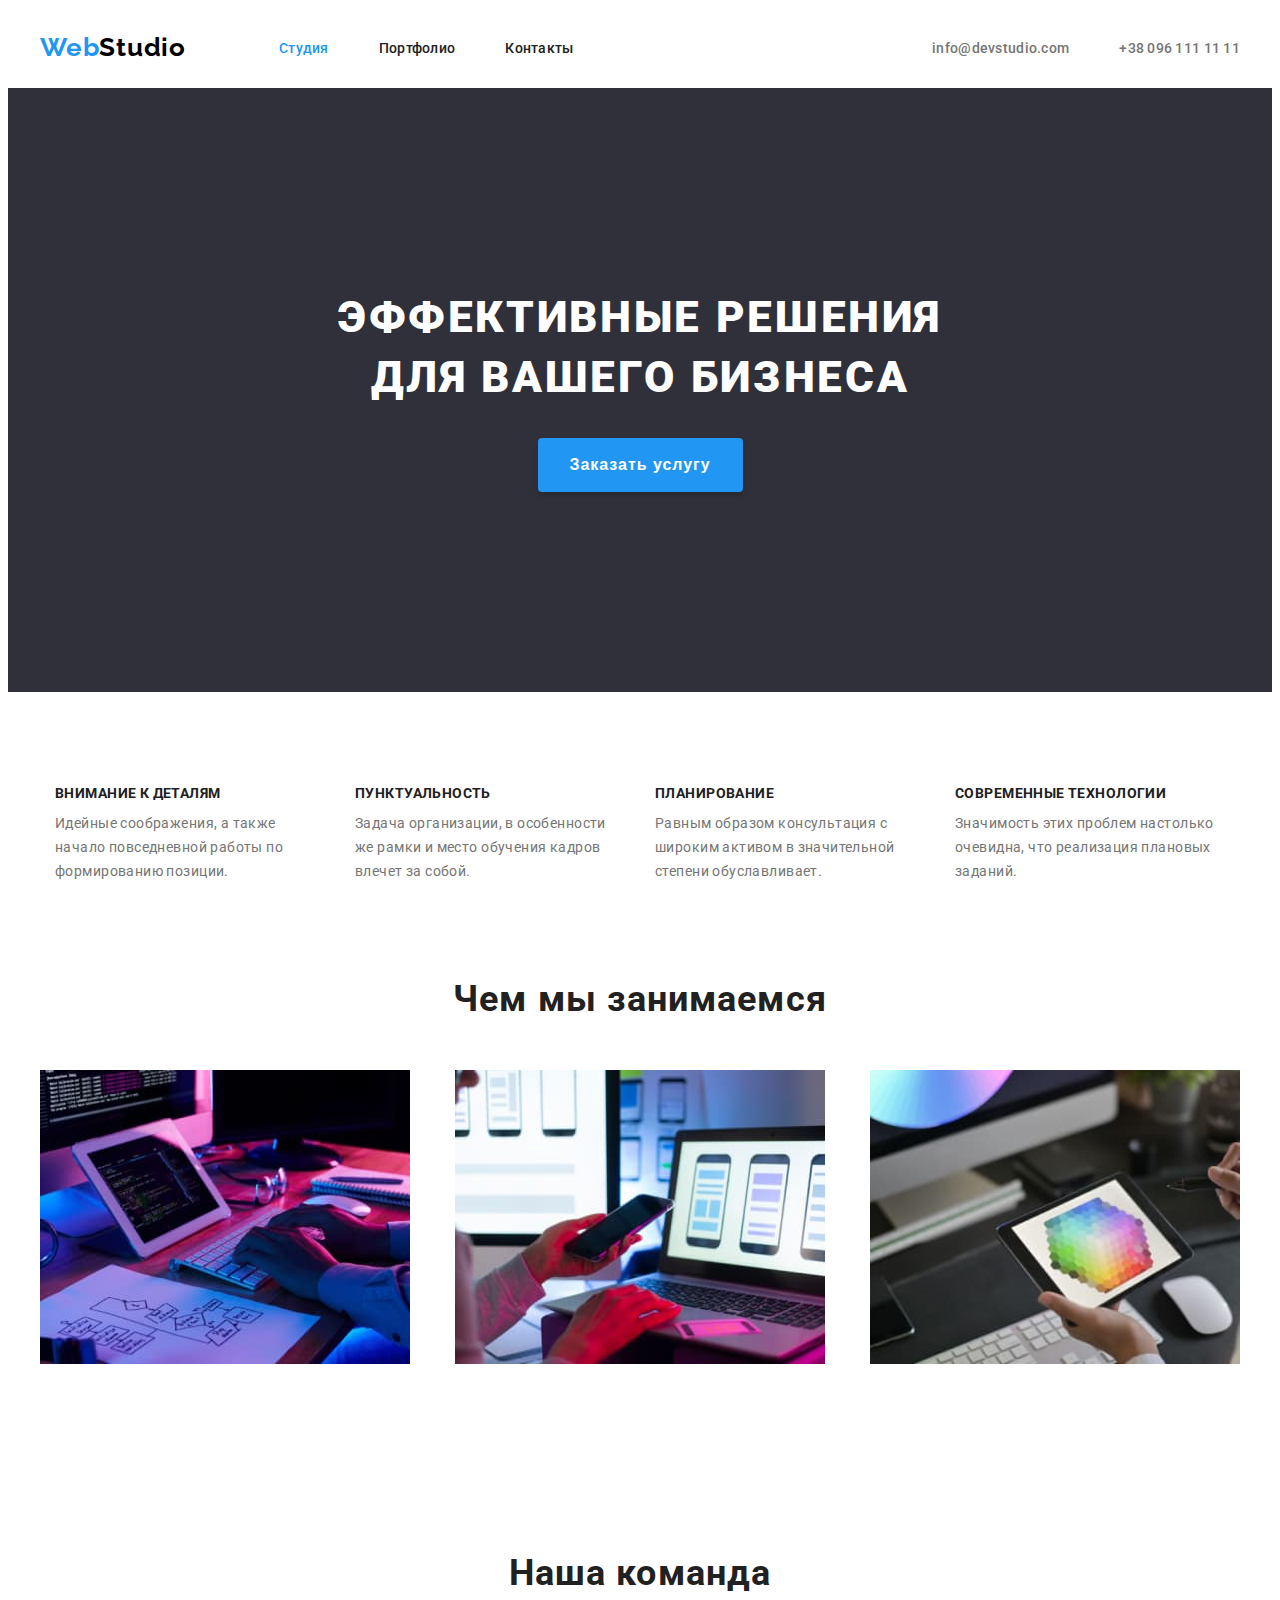
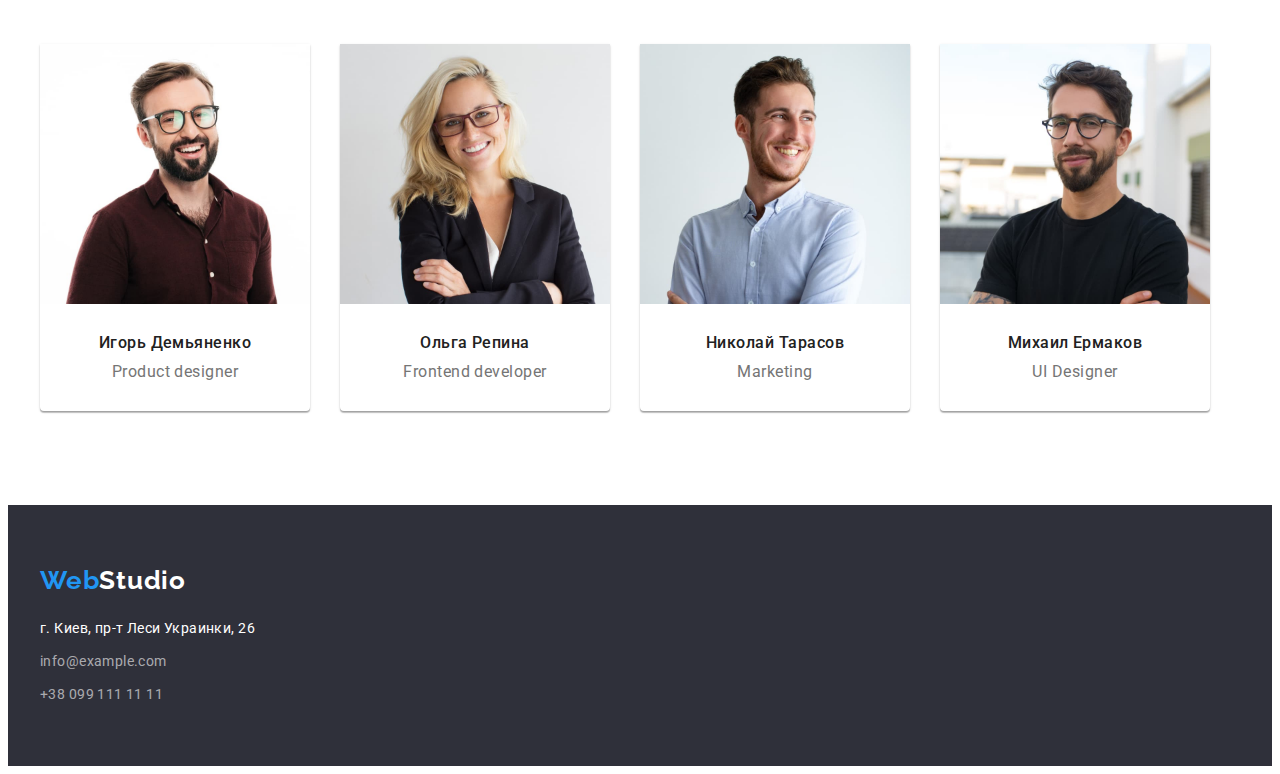
<file: index.html>
<!DOCTYPE html>
<html lang="ru">
<head>
    <meta charset="UTF-8">
    <meta http-equiv="X-UA-Compatible" content="IE=edge">
    <meta name="viewport" content="width=device-width, initial-scale=1.0">
    <title>Homework-1</title>
    <link rel="stylesheet" href="https://cdnjs.cloudflare.com/ajax/libs/modern-normalize/1.0.0/modern-normalize.css"
        integrity="sha512-Zx6MlUMKSVJoQ+83OwhdILe8cSEsCzfqThJd7J/VA2UrK6Ctj85p+xzqfyuNXE5B1k25uUdmJ2OzItbBy9GHAQ=="
        crossorigin="anonymous" />
    <link rel="preconnect" href="https://fonts.gstatic.com">
    <link href="https://fonts.googleapis.com/css2?family=Raleway:wght@700&family=Roboto:wght@400;500;700;900&display=swap"
        rel="stylesheet">
    <link rel="stylesheet" href="./css/styles.css">


</head>
<body>
    
    <!--header-->
    <header class="header">
        <div class=" header-section container">
            <nav class="nav-section">
                <a class="logo link" href="/"><span class="logo-web">Web</span><span class="logo-studio-light">Studio</span></a>
            
                <ul class="nav-list list">
                    <li><a class="nav-list-link link active" href="">Студия</a></li>
                    <li><a class="nav-list-link link" href="./portfolio.html">Портфолио</a></li>
                    <li><a class="nav-list-link link" href="">Контакты</a></li>
                </ul>
            </nav>
            
            <ul class="header-contacts list">
                <li><a class="header-contacts-link link" href="mailto:info@devstudio.com">info@devstudio.com</a></li>
                <li><a class="header-contacts-link link" href="tel:+380961111111">+38 096 111 11 11</a></li>
            </ul>
        </div>
       
    </header>

    <main>
        <!--hero section-->

        <section class="dark-background-container hero-section">

            <div class="container">
                <h1 class="hero-title">эффективные решения для вашего бизнеса</h1>

                <button type="button" class="hero-btn"><span class="hero-btn-text">Заказать услугу</span></button>
            </div>
            
        </section>
        
        <!--our advantages-->

        <section class="our-advantages-section padding-section">
            <div class="container">

                <h2 class="visually-hidden">Преимущества работы с нами</h2>
                
                <ul class="our-advantages-list list container">
                    <li class="our-advantages-list-item">
                        <h3 class="list-advantages-header">ВНИМАНИЕ К ДЕТАЛЯМ</h3>
                        <p class="list-advantages-text">Идейные соображения, а также начало повседневной работы по формированию позиции.
                        </p>
                    </li>
                    <li class="our-advantages-list-item">
                        <h3 class="list-advantages-header">ПУНКТУАЛЬНОСТЬ</h3>
                        <p class="list-advantages-text">Задача организации, в особенности же рамки и место обучения кадров влечет за
                            собой.</p>
                    </li>
                    <li class="our-advantages-list-item">
                        <h3 class="list-advantages-header">ПЛАНИРОВАНИЕ</h3>
                        <p class="list-advantages-text">Равным образом консультация с широким активом в значительной степени
                            обуславливает.</p>
                    </li>
                    <li class="our-advantages-list-item">
                        <h3 class="list-advantages-header">СОВРЕМЕННЫЕ ТЕХНОЛОГИИ</h3>
                        <p class="list-advantages-text">Значимость этих проблем настолько очевидна, что реализация плановых заданий.</p>
                    </li>
                </ul>
            </div>
                
        </section>

        <!--виды нашей деятельности-->
        <section class="our-services">
            <div class="container">
                <h2 class="section-header">Чем мы занимаемся</h2>
                <!--это просто картинки или ссылки на другие страницы сайта с подробным описание вида работ?-->
                <ul class="services-list list">
                    <li class="services-list-item">
                        <img src="./images/services/box-1.jpg" alt="Верстка страниц" width="370" height="294">
                    </li>
                    <li class="services-list-item">
                        <img src="./images/services/box-2.jpg" alt="Адаптация страниц под разные устройства" width="370" height="294">
                    </li>
                    <li class="services-list-item">
                        <img src="./images/services/box-3.jpg" alt="Улучшение опыта использования сайта при помощи стилей" width="370" height="294">
                    </li>
                </ul>
            </div>
        </section>

        <!--сотрудники компании-->
        <section class="padding-section">
            <div class="stuff-container container">
                <h2 class="section-header">Наша команда</h2>
                
                <ul class="stuff-list list">
                    <li class="stuff-list-item">
                        <img src="./images/team/Igor.jpg" alt="Игорь Демьяненко" width="270" height="260">
                        <div class="img-description">
                            <h3 class="stuff-initials img-description-header">Игорь Демьяненко</h3>
                            <p lang="en" class="stuff-position">Product designer</p>
                        </div>
                    </li>
                    <li class="stuff-list-item">
                        <img src="./images/team/Olya.jpg" alt="Ольга Репина" width="270" height="260">
                        <div class="img-description">
                            <h3 class="stuff-initials img-description-header">Ольга Репина</h3>
                            <p lang="en" class="stuff-position">Frontend developer</p>
                        </div>
                        
                    </li>
                    <li class="stuff-list-item">
                        <img src="./images/team/Kolya.jpg" alt="Николай Тарасов" width="270" height="260">
                        <div class="img-description">
                            <h3 class="stuff-initials img-description-header">Николай Тарасов</h3>
                            <p lang="en" class="stuff-position">Marketing</p>
                        </div>
                        
                    </li>
                    <li class="stuff-list-item">
                        <img src="./images/team/Mike.jpg" alt="Михаил Ермаков" width="270" height="260">
                        <div class="img-description">
                            <h3 class="stuff-initials img-description-header">Михаил Ермаков</h3>
                            <p lang="en" class="stuff-position">UI Designer</p>
                        </div>
                        
                    </li>
                </ul>
            </div>
            
        </section>
    </main>

    <!--footer-->
    <footer class="dark-background-container footer-container">

        <div class="footer-content-placing container">
            <address>

                <div class="footer-logo">
                    <a class="logo link" href="/"><span class="logo-web">Web</span><span class="logo-studio-dark">Studio</span></a>
                </div>
                
                <ul class="address list">
                    <li>
                        <a class="adress-link-location link" href="https://goo.gl/maps/zq5mr7NmoWSacKAB8">г. Киев, пр-т Леси Украинки, 26</a>
                    </li>
                    <li>
                        <a class="adress-link link" href="mailto:info@example.com">info@example.com</a>
                    </li>
                    <li>
                        <a class="adress-link link" href="tel:+380991111111">+38 099 111 11 11</a>
                    </li>
                </ul>
            </address>
        </div>

    </footer>
</body>
</html>
</file>
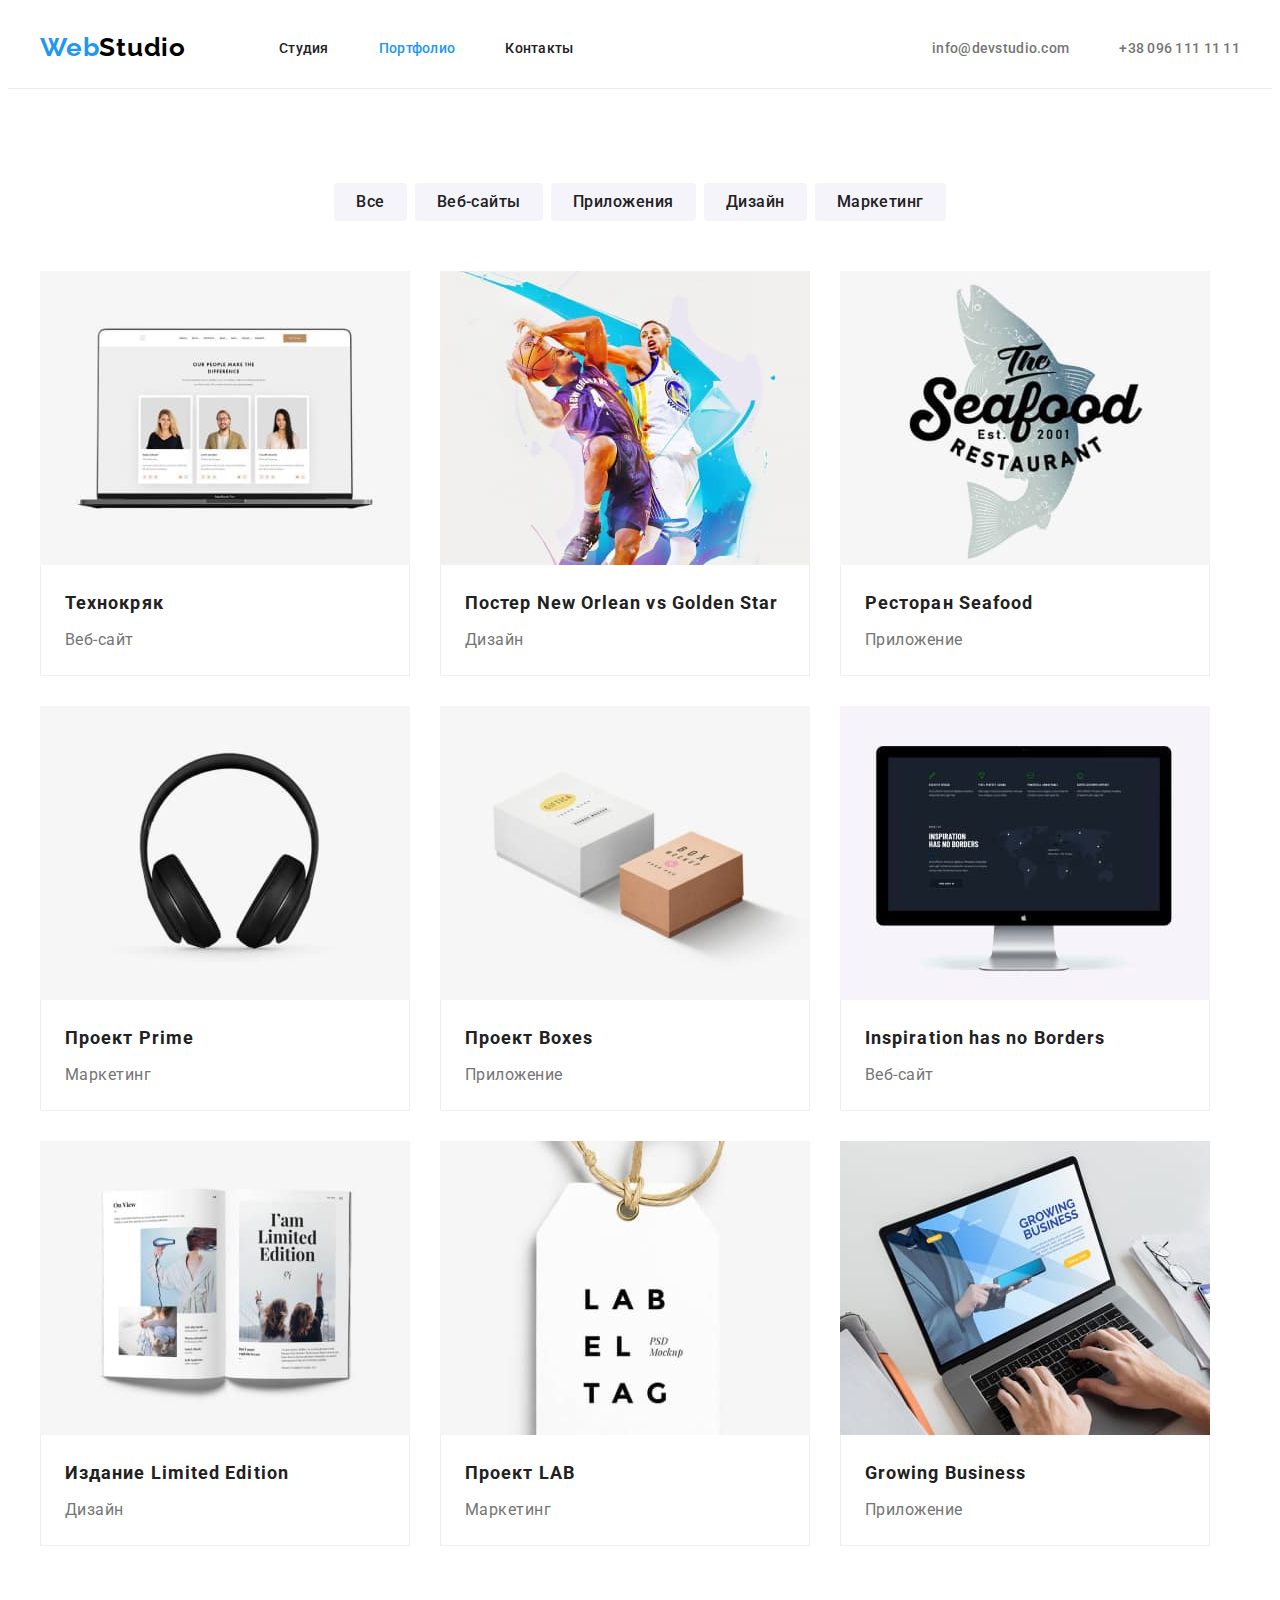
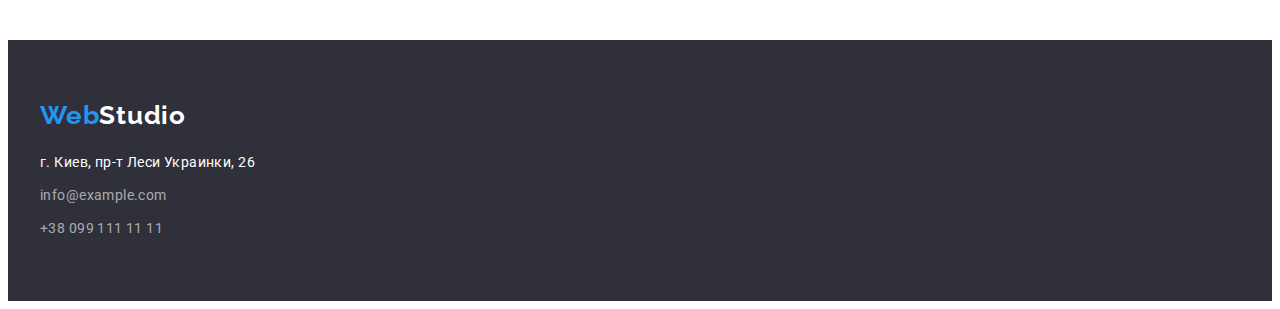
<file: portfolio.html>
<!DOCTYPE html>
<html lang="ru">
<head>
    <meta charset="UTF-8">
    <meta http-equiv="X-UA-Compatible" content="IE=edge">
    <meta name="viewport" content="width=device-width, initial-scale=1.0">
    <title>Document</title>
    <link rel="stylesheet" href="https://cdnjs.cloudflare.com/ajax/libs/modern-normalize/1.0.0/modern-normalize.css"
        integrity="sha512-Zx6MlUMKSVJoQ+83OwhdILe8cSEsCzfqThJd7J/VA2UrK6Ctj85p+xzqfyuNXE5B1k25uUdmJ2OzItbBy9GHAQ=="
        crossorigin="anonymous" />
    <link rel="preconnect" href="https://fonts.gstatic.com">
    <link href="https://fonts.googleapis.com/css2?family=Raleway:wght@700&family=Roboto:wght@400;500;700;900&display=swap"
        rel="stylesheet">
    <link rel="stylesheet" href="./css/styles.css">
</head>
<body>
    <!--header-->
    <header class="header portfolio-header">
        <div class=" header-section container">
            <nav class="nav-section">
                <a class="logo link" href="/"><span class="logo-web">Web</span><span
                        class="logo-studio-light">Studio</span></a>
    
                <ul class="nav-list list">
                    <li><a class="nav-list-link link" href="./index.html">Студия</a></li>
                    <li><a class="nav-list-link link active" href="">Портфолио</a></li>
                    <li><a class="nav-list-link link" href="">Контакты</a></li>
                </ul>
            </nav>
    
            <ul class="header-contacts list">
                <li><a class="header-contacts-link link" href="mailto:info@devstudio.com">info@devstudio.com</a></li>
                <li><a class="header-contacts-link link" href="tel:+380961111111">+38 096 111 11 11</a></li>
            </ul>
        </div>
    
    </header>


    <!--main-->
    <main>
        <section class="padding-section">
            <div class="container">
                <h1 class="visually-hidden">Примеры готовых проектов</h1>
                
                <ul class="radio-btn-list list">
                    <li>
                        <button type="button" class="radio-btn">Все</button>
                    </li>
                    <li>
                        <button type="button" class="radio-btn">Веб-сайты</button>
                    </li>
                    <li>
                        <button type="button" class="radio-btn">Приложения</button>
                    </li>
                    <li>
                        <button type="button" class="radio-btn">Дизайн</button>
                    </li>
                    <li>
                        <button type="button" class="radio-btn">Маркетинг</button>
                    </li>
                </ul>
                
                <h2 hidden>Лучшие проекты</h2>
                
                <ul class="project-list list">
                    <li class="project-list-item">
                        <a class="link" href="">
                            <img src="./images/portfolio/website.jpg" alt="сайт технокряк" width="370" height="294">
                            <div class="project-item-description">
                                <h3 class="project-name">Технокряк</h3>
                                <p class="project-text">Веб-сайт</p>
                            </div>
                        </a>
                    </li>
                
                    <li class="project-list-item">
                        <a class="link" href="">
                            <img src="./images/portfolio/new.jpg" alt="дизайн постера с баскетболистами" width="370" height="294">
                            <div class="project-item-description">
                                <h3 class="project-name">Постер New Orlean vs Golden Star</h3>
                                <p class="project-text">Дизайн</p>
                            </div>
                        </a>
                    </li>
                
                    <li class="project-list-item">
                        <a class="link" href="">
                            <img src="./images/portfolio/seafood.jpg" alt="приложение для ресторана морепродуктов" width="370"
                                height="294">
                            <div class="project-item-description">
                                <h3 class="project-name">Ресторан Seafood</h3>
                                <p class="project-text">Приложение</p>
                            </div>
                        </a>
                    </li>
                
                    <li class="project-list-item">
                        <a class="link" href="">
                            <img src="./images/portfolio/prime.jpg" alt="накладные наушники" width="370" height="294">
                            <div class="project-item-description">
                                <h3 class="project-name">Проект Prime</h3>
                                <p class="project-text">Маркетинг</p>
                            </div>
                        </a>
                    </li>
                
                    <li class="project-list-item">
                        <a class="link" href="">
                            <img src="./images/portfolio/boxes.jpg" alt="логотип две картонные коробки" width="370" height="294">
                            <div class="project-item-description">
                                <h3 class="project-name">Проект Boxes</h3>
                                <p class="project-text">Приложение</p>
                            </div>
                        </a>
                    </li>
                
                    <li class="project-list-item">
                        <a class="link" href="">
                            <img src="./images/portfolio/inspiration.jpg" alt="скриншот страницы сайта" width="370" height="294">
                            <div class="project-item-description">
                                <h3 class="project-name">Inspiration has no Borders</h3>
                                <p class="project-text">Веб-сайт</p>
                            </div>
                        </a>
                    </li>
                
                    <li class="project-list-item">
                        <a class="link" href="">
                            <img src="./images/portfolio/limited.jpg" alt="дизайн оформления книги" width="370" height="294">
                            <div class="project-item-description">
                                <h3 class="project-name">Издание Limited Edition</h3>
                                <p class="project-text">Дизайн</p>
                            </div>
                        </a>
                    </li>
                
                    <li class="project-list-item">
                        <a class="link" href="">
                            <img src="./images/portfolio/lab.jpg" alt="брендированная этикетка" width="370" height="294">
                            <div class="project-item-description">
                                <h3 class="project-name">Проект LAB</h3>
                                <p class="project-text">Маркетинг</p>
                            </div>
                        </a>
                    </li>
                
                    <li class="project-list-item">
                        <a class="link" href="">
                            <img src="./images/portfolio/growing.jpg" alt="работа за компьютером" width="370" height="294">
                            <div class="project-item-description">
                                <h3 class="project-name">Growing Business</h3>
                                <p class="project-text">Приложение</p>
                            </div>
                        </a>
                    </li>
                </ul>
            </div>
        </section>
    </main>
    
    <!--footer-->
    <footer class="dark-background-container footer-container">
    
        <div class="footer-content-placing container">
            <address>
    
                <div class="footer-logo">
                    <a class="logo link" href="/"><span class="logo-web">Web</span><span
                            class="logo-studio-dark">Studio</span></a>
                </div>
    
                <ul class="address list">
                    <li>
                        <a class="adress-link-location link" href="https://goo.gl/maps/zq5mr7NmoWSacKAB8">г. Киев, пр-т Леси
                            Украинки, 26</a>
                    </li>
                    <li>
                        <a class="adress-link link" href="mailto:info@example.com">info@example.com</a>
                    </li>
                    <li>
                        <a class="adress-link link" href="tel:+380991111111">+38 099 111 11 11</a>
                    </li>
                </ul>
            </address>
        </div>
    
    </footer>
</body>
</html>
</file>
<file: css/styles.css>
:root {
  --main-font: "Roboto", sans-serif;
  --secondary-font: "Raleway", sans-serif;
  --background-dark: #2f303a;
  --background-grey: #f5f4fa;
  --accent-color-primary: #2196f3;
  --section-header-color: #212121;
  --section-padding: 94px 0;
}

body {
  font-family: var(--main-font);
}

h1,
h2,
h3,
h4,
h5,
h6,
p {
  margin: 0;
}

ul,
ol {
  margin: 0;
  padding: 0;
}

img {
  display: block;
  min-width: 100%;
}

.list {
  list-style: none;
}

.link {
  text-decoration: none;
}

.address {
  font-style: normal;
}

.active,
nav-list-link:hover {
  color: var(--accent-color-primary);
}

.visually-hidden {
  position: absolute !important;
  clip: rect(1px 1px 1px 1px); /* IE6, IE7 */
  clip: rect(1px, 1px, 1px, 1px);
  padding: 0 !important;
  border: 0 !important;
  height: 1px !important;
  width: 1px !important;
  overflow: hidden;
}

.container {
  width: 1200px;
  margin: 0 auto;
  padding: 0 15px;
  text-align: center;
}

.padding-section {
  padding: var(--section-padding);
}

/*===========HEADER============*/
.header {
  padding-top: 24px;
  padding-bottom: 25px;
}

.header-section {
  /* padding: 25px 15px; */
  display: flex;
  align-items: center;
}

.nav-section {
  display: flex;
  align-items: center;
}

.logo {
  margin-right: 93px;
}

.nav-list {
  display: flex;
  align-items: center;
}

.nav-list > li:not(:last-child) {
  margin-right: 50px;
}

.header-contacts {
  display: flex;
  margin-left: auto;
}

.header-contacts > li:not(:last-child) {
  margin-right: 50px;
}

.logo-web {
  font-family: var(--secondary-font);
  font-style: normal;
  font-weight: 700;
  font-size: 26px;
  line-height: 1.2;
  letter-spacing: 0.03em;
  color: #2196f3;
}

.logo-studio-light {
  font-family: var(--secondary-font);
  font-style: normal;
  font-weight: 700;
  font-size: 26px;
  line-height: 1.2;
  letter-spacing: 0.03em;
  color: #000000;
}

.logo-studio-dark {
  font-family: var(--secondary-font);
  font-style: normal;
  font-weight: 700;
  font-size: 26px;
  line-height: 1.2;
  letter-spacing: 0.03em;
  color: #ffffff;
}

.nav-list-link {
  font-family: var(--main-font);
  font-style: normal;
  font-weight: 500;
  font-size: 14px;
  line-height: 1.14;
  letter-spacing: 0.02em;
  color: #212121;
}

.nav-list-link:hover,
.nav-list-link:focus {
  color: var(--accent-color-primary);
}

.header-contacts-link {
  font-family: var(--main-font);
  font-style: normal;
  font-weight: 500;
  font-size: 14px;
  line-height: 1.14;
  letter-spacing: 0.02em;
  color: #757575;
}

.header-contacts-link:hover,
.header-contacts-link:focus {
  color: var(--accent-color-primary);
}

/*===========END HEADER============*/

/*==============HERO==============*/

.hero-section {
  padding-top: 200px;
  padding-bottom: 200px;
}

.hero-title {
  font-family: var(--main-font);
  font-weight: 900;
  font-size: 44px;
  line-height: 1.36;
  text-align: center;
  letter-spacing: 0.06em;
  text-transform: uppercase;
  color: #ffffff;
  width: 696px;
  margin: 0 auto 30px;
}
.hero-btn {
  min-width: 200px;
  padding: 12px 32px;
  left: 700px;
  top: 430px;
  background: #2196f3;
  box-shadow: 0px 4px 4px rgba(0, 0, 0, 0.15);
  border-radius: 4px;
  border: none;
  cursor: pointer;
}

.hero-btn:active {
  background: #188ce8;
  border: none;
}

.active {
  color: #2196f3;
}

.hero-btn-text {
  font-family: inherit;
  font-weight: 700;
  font-size: 16px;
  line-height: 1.87;
  align-items: center;
  text-align: center;
  letter-spacing: 0.06em;
  color: #ffffff;
}

/*============END HERO============*/

/*============OUR SERVICES & TEAM SECTIONS HEADER============*/

.section-header {
  font-family: var(--main-font);
  font-weight: 700;
  font-size: 36px;
  line-height: 1.17;
  text-align: center;
  letter-spacing: 0.03em;
  color: var(--section-header-color);
  margin-bottom: 50px;
}

/*============OUR ADVANTAGES SECTION============*/

/* .our-advantages-section {
  padding: var(--section-padding);
} */

.our-advantages-list {
  display: flex;
  justify-content: space-between;
  margin-left: -30px;
}

/* .our-advantages-list > li:not(:last-child) {
  margin-right: 30px;
} */

.our-advantages-list-item {
  /* width: 270px; */
  text-align: left;
  /* flex-basis: calc(100%-90 / 4 -30); */
  width: calc((100% - 120px) / 4);
  margin-left: 30px;
}

.list-advantages-header {
  font-family: var(--main-font);
  font-style: normal;
  font-weight: 700;
  font-size: 14px;
  line-height: 1.14;
  letter-spacing: 0.03em;
  text-transform: uppercase;
  color: var(--section-header-color);
  padding-bottom: 10px;
}

.list-advantages-text {
  font-family: var(--main-font);
  font-style: normal;
  font-weight: 400;
  font-size: 14px;
  line-height: 1.71;
  letter-spacing: 0.03em;
  color: #757575;
}
/*============END OUR ADVANTAGES SECTION============*/

/* ====================OUR SERVICES================ */
.our-services {
  padding-bottom: 94px;
}

.services-list {
  display: flex;
  justify-content: space-between;
}

.services-list > li:not(:last-child) {
  margin-right: 30px;
}
/* ================END OUR SERVICES================ */

/*=================OUR TEAM===================*/

.stuff-list {
  display: flex;
}

.our-stuff {
  background-color: var(--background-grey);
}

.stuff-list-item:not(:last-child) {
  margin-right: 30px;
}

.stuff-list-item {
  background: #ffffff;
  box-shadow: 0px 1px 3px rgba(0, 0, 0, 0.12), 0px 1px 1px rgba(0, 0, 0, 0.14),
    0px 2px 1px rgba(0, 0, 0, 0.2);
  border-radius: 0px 0px 4px 4px;
}

.img-description {
  padding: 30px 0;
  text-align: center;
}

.img-description-header {
  margin-bottom: 10px;
}

.stuff-initials {
  font-family: var(--main-font);
  font-style: normal;
  font-weight: 500;
  font-size: 16px;
  line-height: 1.18;
  /* text-align: center; */
  letter-spacing: 0.03em;
  color: #212121;
}

.stuff-position {
  font-family: var(--main-font);
  font-weight: 400;
  font-size: 16px;
  line-height: 1.18;
  /* text-align: center; */
  letter-spacing: 0.03em;
  color: #757575;
}

.dark-background-container {
  background-color: var(--background-dark);
}
/*=================END OUR TEAM===================*/

/*=====================FOOTER=====================*/

.footer-container {
  padding-top: 60px;
  padding-bottom: 60px;
  /* text-align: left; */
}

.footer-content-placing {
  text-align: left;
}

.footer-logo {
  margin-bottom: 20px;
}

.address > li:not(:last-child) {
  margin-bottom: 9px;
}

.adress-link-location {
  font-family: var(--main-font);
  font-weight: 400;
  font-size: 14px;
  line-height: 1.71;
  letter-spacing: 0.03em;
  color: #ffffff;
}

.adress-link-location:focus,
.adress-link-location:hover {
  color: var(--accent-color-primary);
}

.adress-link {
  font-family: var(--main-font);
  font-weight: 400;
  font-size: 14px;
  line-height: 1.71;
  letter-spacing: 0.03em;
  color: rgba(255, 255, 255, 0.6);
}

.adress-link:hover,
.adress-link:focus {
  color: #2196f3;
}
/*=================END FOOTER=====================*/

/*=================PORTFOLIO PAGE=================*/

.portfolio-header {
  border-bottom: 1px solid #ececec;
}

.radio-btn-list {
  display: flex;
  justify-content: center;
  /* margin-top: 94px; */
  margin-bottom: 50px;
}

.project-list {
  display: flex;
  flex-wrap: wrap;
  margin-left: -30px;
  margin-bottom: -30px;
  /* outline: 1px solid tomato; */
}

.project-list-item {
  flex-basis: calc(100% / 3 - 30);
  margin-left: 30px;
  margin-bottom: 30px;
  /* outline: 1px solid teal; */
}

.radio-btn {
  font-family: inherit;
  font-weight: 500;
  font-size: 16px;
  line-height: 1.62;
  text-align: center;
  letter-spacing: 0.03em;
  color: #212121;
  background: #f5f4fa;
  border-radius: 4px;
  cursor: pointer;
  padding: 6px 22px;
  border: none;
  /* filter: drop-shadow(0px 4px 4px rgba(0, 0, 0, 0.25)); */
}

.radio-btn-list > li:not(:last-child) {
  margin-right: 8px;
}

.radio-btn:hover,
.radio-btn:focus {
  color: #ffffff;
  background-color: #2196f3;
}

.project-name {
  font-family: var(--main-font);
  font-weight: 700;
  font-size: 18px;
  line-height: 2;
  letter-spacing: 0.06em;
  color: #212121;
  margin-bottom: 4px;
}

.project-name:focus,
.project-name:hover {
}

.project-text {
  font-family: var(--main-font);
  font-weight: 400;
  font-size: 16px;
  line-height: 1.87;
  letter-spacing: 0.03em;
  color: #757575;
}

.project-item-description {
  padding: 20px 24px;
  text-align: left;
  border: 1px solid #eeeeee;
  border-top: none;
}
/*===============END PORTFOLIO PAGE================*/
</file>
